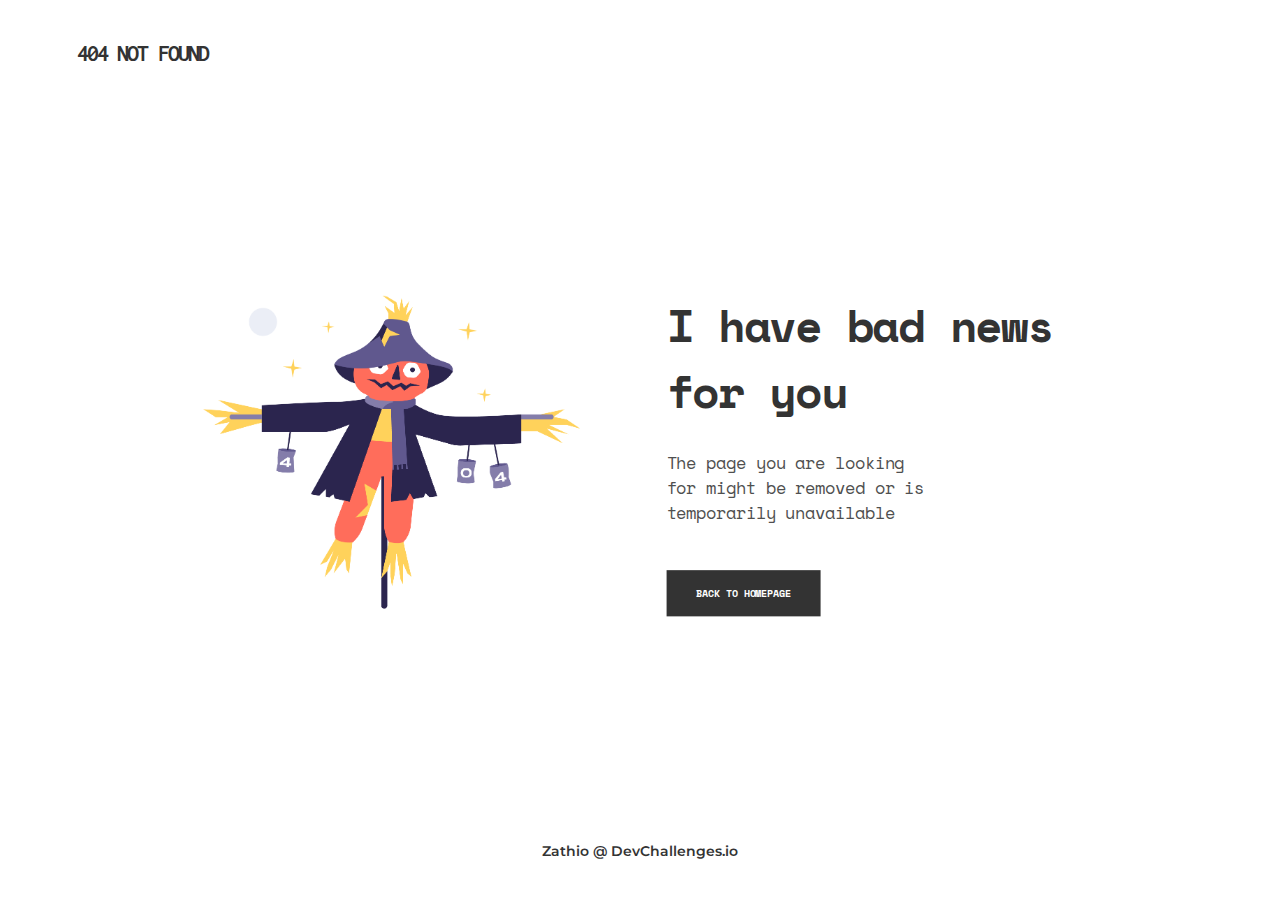
<file: responsive-path/404-not-found/index.html>
<!DOCTYPE html>
<html lang="en">
<head>
    <meta charset="UTF-8">
    <meta name="viewport" content="width=device-width, initial-scale=1.0">
    <title>404 Not Found</title>
    <link href="https://fonts.googleapis.com/css2?family=Inconsolata:wght@700&family=Montserrat:wght@600&family=Space+Mono:wght@400;700&display=swap" rel="stylesheet">
    <link rel="shortcut icon" href="images/devchallenges.png" type="image/x-icon">
    <link rel="stylesheet" href="style.css">
</head>
<body>
    <header class="header">
        <h3 class="logo">404 Not found</h3>
    </header>
    <div class="container">
        <div class="illustration">
            <img src="images/Scarecrow.png" alt="scarecrow illustration">
        </div>
        <main class="main">
            <h1 class="title">I have bad news for you</h1>
            <h2 class="infos">The page you are looking for might be removed or is temporarily unavailable</h2>
            <a href="#" class="button-homepage">Back to homepage</a>
        </main>
    </div>
    <footer class="footer">
        <a href="https://devchallenges.io/profile/6esbzxPoQOt0mlnWBNoT" class="dev-challenges-profile">Zathio @ DevChallenges.io</a>
    </footer>
</body>
</html>
</file>
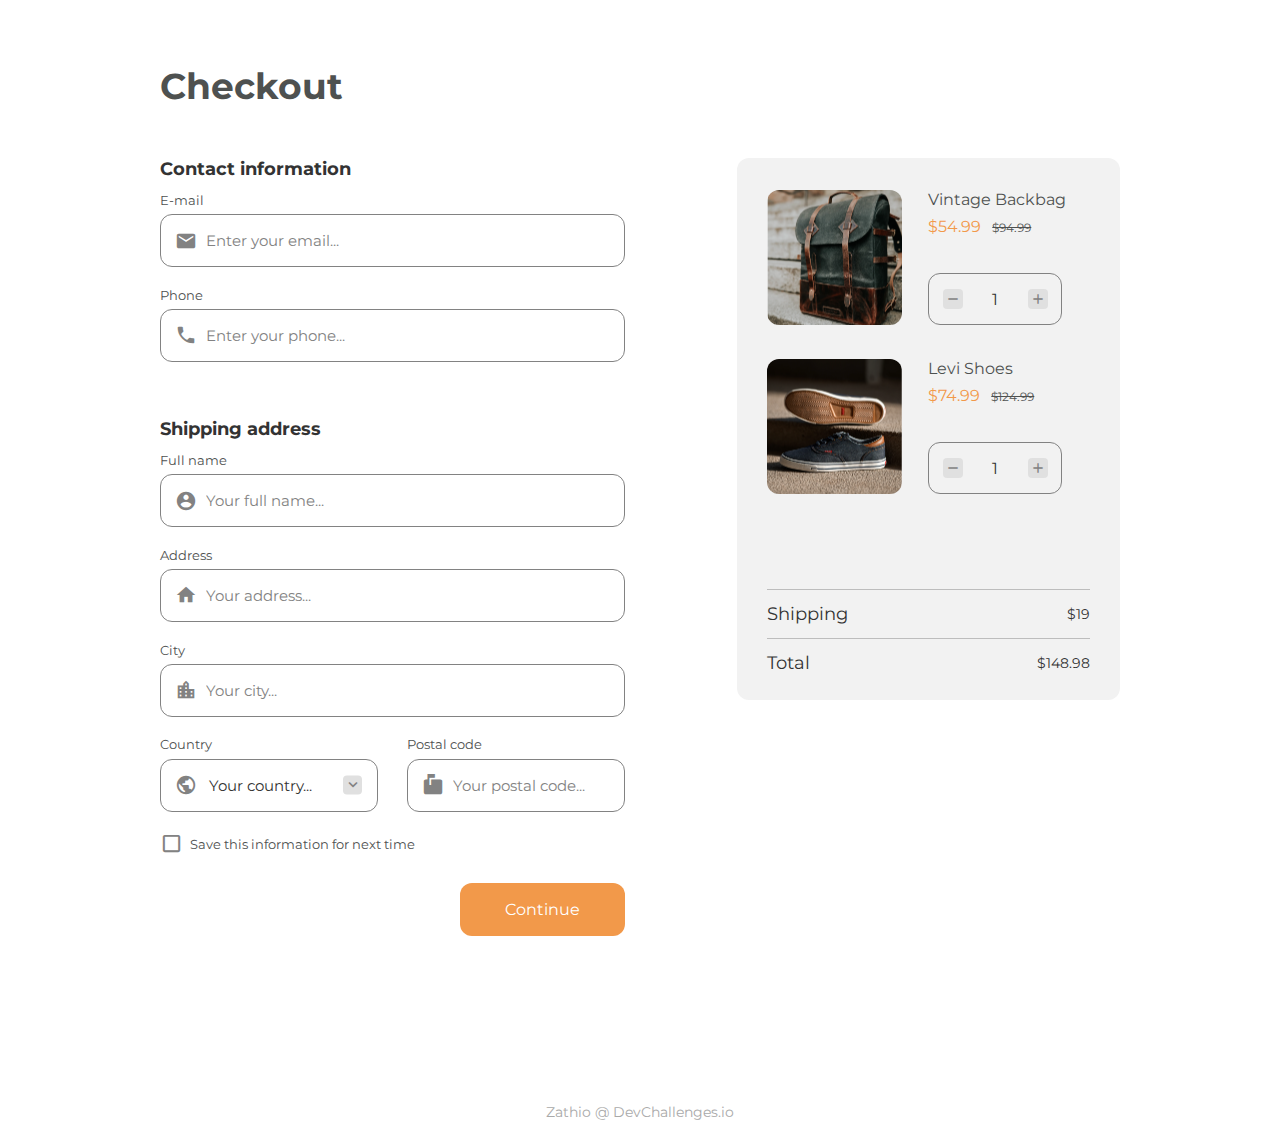
<file: responsive-path/checkout-page/index.html>
<!DOCTYPE html>
<html lang="en">
<head>
  <meta charset="UTF-8">
  <meta name="viewport" content="width=device-width, initial-scale=1.0">
  <title>Checkout Page</title>
  <link href="https://fonts.googleapis.com/icon?family=Material+Icons" rel="stylesheet">
  <link href="https://fonts.googleapis.com/css2?family=Montserrat:wght@600&display=swap" rel="stylesheet">
  <link rel="shortcut icon" href="./img/devchallenges.png" type="image/x-icon">
  <link rel="stylesheet" href="./css/main.css">
</head>
<body>
  <div class="wrapper">
    <h1 class="page-title">Checkout</h1>
    <main class="main">
      <div class="order-preview">
        <div class="order-item grid g-col-2 g-row-2">
          <div class="item-image r-span-2">
            <img src="./img/photo1.png" alt="Order photo" width="140px">
          </div>
          <div class="item-infos">
            <p class="item-name">Vintage Backbag</p>
            <span class="item-price js-item-price" data-price="54.99">$54.99</span>
            <s class="item-old-price js-item-old-price" data-price="94.99">$94.99</s>
          </div>
          <div class="item-quantity-box flex ai-c as-fe jc-sb">
            <span class="material-icons icon icon-btn js-quantity-btn" data-type="-">remove</span>
            <span class="item-quantity js-quantity-output" data-quantity="1">1</span>
            <span class="material-icons icon icon-btn js-quantity-btn" data-type="+">add</span>
          </div>
        </div>
        <div class="order-item grid g-col-2 g-row-2">
          <div class="item-image r-span-2">
            <img src="./img/photo2.png" alt="Order photo" width="140px">
          </div>
          <div class="item-infos">
            <p class="item-name">Levi Shoes</p>
            <span class="item-price js-item-price" data-price="74.99">$74.99</span>
            <s class="item-old-price js-item-old-price" data-price="124.99">$124.99</s>
          </div>
          <div class="item-quantity-box flex ai-c as-fe jc-sb">
            <span class="material-icons icon icon-btn js-quantity-btn" data-type="-">remove</span>
            <span class="item-quantity js-quantity-output" data-quantity="1">1</span>
            <span class="material-icons icon icon-btn js-quantity-btn" data-type="+">add</span>
          </div>
        </div>
        <div class="order-infos">
          <div class="order-info flex ai-c jc-sb">
            <p class="order-info-name">Shipping</p>
            <p class="order-info-value js-shipping-price" data-price="19">$19</p>
          </div>
          <div class="order-info flex ai-c jc-sb">
            <p class="order-info-name">Total</p>
            <p class="order-info-value js-total-output">$148.98</p>
          </div>
        </div>
      </div>
      <form action="submit" class="form js-form">
        <div class="form-section">
          <h2 class="form-section-title">Contact information</h2>
          <div class="input-container js-input-ctn">
            <label for="email" class="label">E-mail</label>
            <div class="input-box">
              <input type="email" name="email" id="email" class="input js-verify-input" placeholder="Enter your email...">
              <span class="material-icons icon">email</span>
              <span class="material-icons icon icon-validation"></span>
            </div>
          </div>
          <div class="input-container js-input-ctn">
            <label for="tel" class="label">Phone</label>
            <div class="input-box">
              <input type="tel" name="tel" id="tel" class="input js-verify-input" placeholder="Enter your phone..." maxlength="12">
              <span class="material-icons icon">phone</span>
              <span class="material-icons icon icon-validation"></span>
            </div>
          </div>
        </div>
        <div class="form-section grid g-col-2">
          <h2 class="form-section-title c-span-2">Shipping address</h2>
          <div class="input-container js-input-ctn c-span-2">
            <label for="name" class="label">Full name</label>
            <div class="input-box">
              <input type="text" name="name" id="name" class="input js-verify-input" placeholder="Your full name...">
              <span class="material-icons icon">account_circle</span>
              <span class="material-icons icon icon-validation"></span>
            </div>
          </div>
          <div class="input-container js-input-ctn c-span-2">
            <label for="address" class="label">Address</label>
            <div class="input-box">
              <input type="text" name="adress" id="address" class="input js-verify-input" placeholder="Your address...">
              <span class="material-icons icon">home</span>
              <span class="material-icons icon icon-validation"></span>
            </div>
          </div>
          <div class="input-container js-input-ctn c-span-2">
            <label for="city" class="label">City</label>
            <div class="input-box">
              <input type="text" name="city" id="city" class="input js-verify-input" placeholder="Your city...">
              <span class="material-icons icon">location_city</span>
              <span class="material-icons icon icon-validation"></span>
            </div>
          </div>
          <div class="input-container js-input-ctn">
            <label for="country" class="label">Country</label>
            <div class="input-box select-country">
              <select name="country" id="country" class="input js-verify-input">
                <option value="" selected disabled hidden>Your country...</option>
                <option value="Afganistan">Afghanistan</option>
                <option value="Albania">Albania</option>
                <option value="Algeria">Algeria</option>
                <option value="American Samoa">American Samoa</option>
                <option value="Andorra">Andorra</option>
                <option value="Angola">Angola</option>
                <option value="Anguilla">Anguilla</option>
                <option value="Antigua & Barbuda">Antigua & Barbuda</option>
                <option value="Argentina">Argentina</option>
                <option value="Armenia">Armenia</option>
                <option value="Aruba">Aruba</option>
                <option value="Australia">Australia</option>
                <option value="Austria">Austria</option>
                <option value="Azerbaijan">Azerbaijan</option>
                <option value="Bahamas">Bahamas</option>
                <option value="Bahrain">Bahrain</option>
                <option value="Bangladesh">Bangladesh</option>
                <option value="Barbados">Barbados</option>
                <option value="Belarus">Belarus</option>
                <option value="Belgium">Belgium</option>
                <option value="Belize">Belize</option>
                <option value="Benin">Benin</option>
                <option value="Bermuda">Bermuda</option>
                <option value="Bhutan">Bhutan</option>
                <option value="Bolivia">Bolivia</option>
                <option value="Bonaire">Bonaire</option>
                <option value="Bosnia & Herzegovina">Bosnia & Herzegovina</option>
                <option value="Botswana">Botswana</option>
                <option value="Brazil">Brazil</option>
                <option value="British Indian Ocean Ter">British Indian Ocean Ter</option>
                <option value="Brunei">Brunei</option>
                <option value="Bulgaria">Bulgaria</option>
                <option value="Burkina Faso">Burkina Faso</option>
                <option value="Burundi">Burundi</option>
                <option value="Cambodia">Cambodia</option>
                <option value="Cameroon">Cameroon</option>
                <option value="Canada">Canada</option>
                <option value="Canary Islands">Canary Islands</option>
                <option value="Cape Verde">Cape Verde</option>
                <option value="Cayman Islands">Cayman Islands</option>
                <option value="Central African Republic">Central African Republic</option>
                <option value="Chad">Chad</option>
                <option value="Channel Islands">Channel Islands</option>
                <option value="Chile">Chile</option>
                <option value="China">China</option>
                <option value="Christmas Island">Christmas Island</option>
                <option value="Cocos Island">Cocos Island</option>
                <option value="Colombia">Colombia</option>
                <option value="Comoros">Comoros</option>
                <option value="Congo">Congo</option>
                <option value="Cook Islands">Cook Islands</option>
                <option value="Costa Rica">Costa Rica</option>
                <option value="Cote DIvoire">Cote DIvoire</option>
                <option value="Croatia">Croatia</option>
                <option value="Cuba">Cuba</option>
                <option value="Curaco">Curacao</option>
                <option value="Cyprus">Cyprus</option>
                <option value="Czech Republic">Czech Republic</option>
                <option value="Denmark">Denmark</option>
                <option value="Djibouti">Djibouti</option>
                <option value="Dominica">Dominica</option>
                <option value="Dominican Republic">Dominican Republic</option>
                <option value="East Timor">East Timor</option>
                <option value="Ecuador">Ecuador</option>
                <option value="Egypt">Egypt</option>
                <option value="El Salvador">El Salvador</option>
                <option value="Equatorial Guinea">Equatorial Guinea</option>
                <option value="Eritrea">Eritrea</option>
                <option value="Estonia">Estonia</option>
                <option value="Ethiopia">Ethiopia</option>
                <option value="Falkland Islands">Falkland Islands</option>
                <option value="Faroe Islands">Faroe Islands</option>
                <option value="Fiji">Fiji</option>
                <option value="Finland">Finland</option>
                <option value="France">France</option>
                <option value="French Guiana">French Guiana</option>
                <option value="French Polynesia">French Polynesia</option>
                <option value="French Southern Ter">French Southern Ter</option>
                <option value="Gabon">Gabon</option>
                <option value="Gambia">Gambia</option>
                <option value="Georgia">Georgia</option>
                <option value="Germany">Germany</option>
                <option value="Ghana">Ghana</option>
                <option value="Gibraltar">Gibraltar</option>
                <option value="Great Britain">Great Britain</option>
                <option value="Greece">Greece</option>
                <option value="Greenland">Greenland</option>
                <option value="Grenada">Grenada</option>
                <option value="Guadeloupe">Guadeloupe</option>
                <option value="Guam">Guam</option>
                <option value="Guatemala">Guatemala</option>
                <option value="Guinea">Guinea</option>
                <option value="Guyana">Guyana</option>
                <option value="Haiti">Haiti</option>
                <option value="Hawaii">Hawaii</option>
                <option value="Honduras">Honduras</option>
                <option value="Hong Kong">Hong Kong</option>
                <option value="Hungary">Hungary</option>
                <option value="Iceland">Iceland</option>
                <option value="Indonesia">Indonesia</option>
                <option value="India">India</option>
                <option value="Iran">Iran</option>
                <option value="Iraq">Iraq</option>
                <option value="Ireland">Ireland</option>
                <option value="Isle of Man">Isle of Man</option>
                <option value="Israel">Israel</option>
                <option value="Italy">Italy</option>
                <option value="Jamaica">Jamaica</option>
                <option value="Japan">Japan</option>
                <option value="Jordan">Jordan</option>
                <option value="Kazakhstan">Kazakhstan</option>
                <option value="Kenya">Kenya</option>
                <option value="Kiribati">Kiribati</option>
                <option value="Korea North">Korea North</option>
                <option value="Korea Sout">Korea South</option>
                <option value="Kuwait">Kuwait</option>
                <option value="Kyrgyzstan">Kyrgyzstan</option>
                <option value="Laos">Laos</option>
                <option value="Latvia">Latvia</option>
                <option value="Lebanon">Lebanon</option>
                <option value="Lesotho">Lesotho</option>
                <option value="Liberia">Liberia</option>
                <option value="Libya">Libya</option>
                <option value="Liechtenstein">Liechtenstein</option>
                <option value="Lithuania">Lithuania</option>
                <option value="Luxembourg">Luxembourg</option>
                <option value="Macau">Macau</option>
                <option value="Macedonia">Macedonia</option>
                <option value="Madagascar">Madagascar</option>
                <option value="Malaysia">Malaysia</option>
                <option value="Malawi">Malawi</option>
                <option value="Maldives">Maldives</option>
                <option value="Mali">Mali</option>
                <option value="Malta">Malta</option>
                <option value="Marshall Islands">Marshall Islands</option>
                <option value="Martinique">Martinique</option>
                <option value="Mauritania">Mauritania</option>
                <option value="Mauritius">Mauritius</option>
                <option value="Mayotte">Mayotte</option>
                <option value="Mexico">Mexico</option>
                <option value="Midway Islands">Midway Islands</option>
                <option value="Moldova">Moldova</option>
                <option value="Monaco">Monaco</option>
                <option value="Mongolia">Mongolia</option>
                <option value="Montserrat">Montserrat</option>
                <option value="Morocco">Morocco</option>
                <option value="Mozambique">Mozambique</option>
                <option value="Myanmar">Myanmar</option>
                <option value="Nambia">Nambia</option>
                <option value="Nauru">Nauru</option>
                <option value="Nepal">Nepal</option>
                <option value="Netherland Antilles">Netherland Antilles</option>
                <option value="Netherlands">Netherlands (Holland, Europe)</option>
                <option value="Nevis">Nevis</option>
                <option value="New Caledonia">New Caledonia</option>
                <option value="New Zealand">New Zealand</option>
                <option value="Nicaragua">Nicaragua</option>
                <option value="Niger">Niger</option>
                <option value="Nigeria">Nigeria</option>
                <option value="Niue">Niue</option>
                <option value="Norfolk Island">Norfolk Island</option>
                <option value="Norway">Norway</option>
                <option value="Oman">Oman</option>
                <option value="Pakistan">Pakistan</option>
                <option value="Palau Island">Palau Island</option>
                <option value="Palestine">Palestine</option>
                <option value="Panama">Panama</option>
                <option value="Papua New Guinea">Papua New Guinea</option>
                <option value="Paraguay">Paraguay</option>
                <option value="Peru">Peru</option>
                <option value="Phillipines">Philippines</option>
                <option value="Pitcairn Island">Pitcairn Island</option>
                <option value="Poland">Poland</option>
                <option value="Portugal">Portugal</option>
                <option value="Puerto Rico">Puerto Rico</option>
                <option value="Qatar">Qatar</option>
                <option value="Republic of Montenegro">Republic of Montenegro</option>
                <option value="Republic of Serbia">Republic of Serbia</option>
                <option value="Reunion">Reunion</option>
                <option value="Romania">Romania</option>
                <option value="Russia">Russia</option>
                <option value="Rwanda">Rwanda</option>
                <option value="St Barthelemy">St Barthelemy</option>
                <option value="St Eustatius">St Eustatius</option>
                <option value="St Helena">St Helena</option>
                <option value="St Kitts-Nevis">St Kitts-Nevis</option>
                <option value="St Lucia">St Lucia</option>
                <option value="St Maarten">St Maarten</option>
                <option value="St Pierre & Miquelon">St Pierre & Miquelon</option>
                <option value="St Vincent & Grenadines">St Vincent & Grenadines</option>
                <option value="Saipan">Saipan</option>
                <option value="Samoa">Samoa</option>
                <option value="Samoa American">Samoa American</option>
                <option value="San Marino">San Marino</option>
                <option value="Sao Tome & Principe">Sao Tome & Principe</option>
                <option value="Saudi Arabia">Saudi Arabia</option>
                <option value="Senegal">Senegal</option>
                <option value="Seychelles">Seychelles</option>
                <option value="Sierra Leone">Sierra Leone</option>
                <option value="Singapore">Singapore</option>
                <option value="Slovakia">Slovakia</option>
                <option value="Slovenia">Slovenia</option>
                <option value="Solomon Islands">Solomon Islands</option>
                <option value="Somalia">Somalia</option>
                <option value="South Africa">South Africa</option>
                <option value="Spain">Spain</option>
                <option value="Sri Lanka">Sri Lanka</option>
                <option value="Sudan">Sudan</option>
                <option value="Suriname">Suriname</option>
                <option value="Swaziland">Swaziland</option>
                <option value="Sweden">Sweden</option>
                <option value="Switzerland">Switzerland</option>
                <option value="Syria">Syria</option>
                <option value="Tahiti">Tahiti</option>
                <option value="Taiwan">Taiwan</option>
                <option value="Tajikistan">Tajikistan</option>
                <option value="Tanzania">Tanzania</option>
                <option value="Thailand">Thailand</option>
                <option value="Togo">Togo</option>
                <option value="Tokelau">Tokelau</option>
                <option value="Tonga">Tonga</option>
                <option value="Trinidad & Tobago">Trinidad & Tobago</option>
                <option value="Tunisia">Tunisia</option>
                <option value="Turkey">Turkey</option>
                <option value="Turkmenistan">Turkmenistan</option>
                <option value="Turks & Caicos Is">Turks & Caicos Is</option>
                <option value="Tuvalu">Tuvalu</option>
                <option value="Uganda">Uganda</option>
                <option value="United Kingdom">United Kingdom</option>
                <option value="Ukraine">Ukraine</option>
                <option value="United Arab Erimates">United Arab Emirates</option>
                <option value="United States of America">United States of America</option>
                <option value="Uraguay">Uruguay</option>
                <option value="Uzbekistan">Uzbekistan</option>
                <option value="Vanuatu">Vanuatu</option>
                <option value="Vatican City State">Vatican City State</option>
                <option value="Venezuela">Venezuela</option>
                <option value="Vietnam">Vietnam</option>
                <option value="Virgin Islands (Brit)">Virgin Islands (Brit)</option>
                <option value="Virgin Islands (USA)">Virgin Islands (USA)</option>
                <option value="Wake Island">Wake Island</option>
                <option value="Wallis & Futana Is">Wallis & Futana Is</option>
                <option value="Yemen">Yemen</option>
                <option value="Zaire">Zaire</option>
                <option value="Zambia">Zambia</option>
                <option value="Zimbabwe">Zimbabwe</option>
              </select>
              <span class="material-icons icon">public</span>
              <span class="material-icons icon icon-validation"></span>
              <span class="material-icons icon icon-btn icon-select"></span>
            </div>
          </div>
          <div class="input-container js-input-ctn">
            <label for="postal-code" class="label">Postal code</label>
            <div class="input-box">
              <input type="text" name="postal-code" id="postal-code" class="input js-verify-input" placeholder="Your postal code...">
              <span class="material-icons icon">markunread_mailbox</span>
              <span class="material-icons icon icon-validation"></span>
            </div>
          </div>
          <div class="input-container js-input-ctn c-span-2">
            <label for="save" class="label input-box checkbox">Save this information for next time
              <input type="checkbox" name="save" id="save" class="input">
              <span class="material-icons icon custom-checkbox"></span>
            </label>
          </div>
        </div>
        <button class="button">Continue</button>
      </form>
    </main>
  </div>
  <footer class="footer">
		<a href="https://devchallenges.io/profile/6esbzxPoQOt0mlnWBNoT" class="dev-challenges-profile">Zathio @ DevChallenges.io</a>
  </footer>
  <script src="./js/script.js"></script>
</body>
</html>
</file>
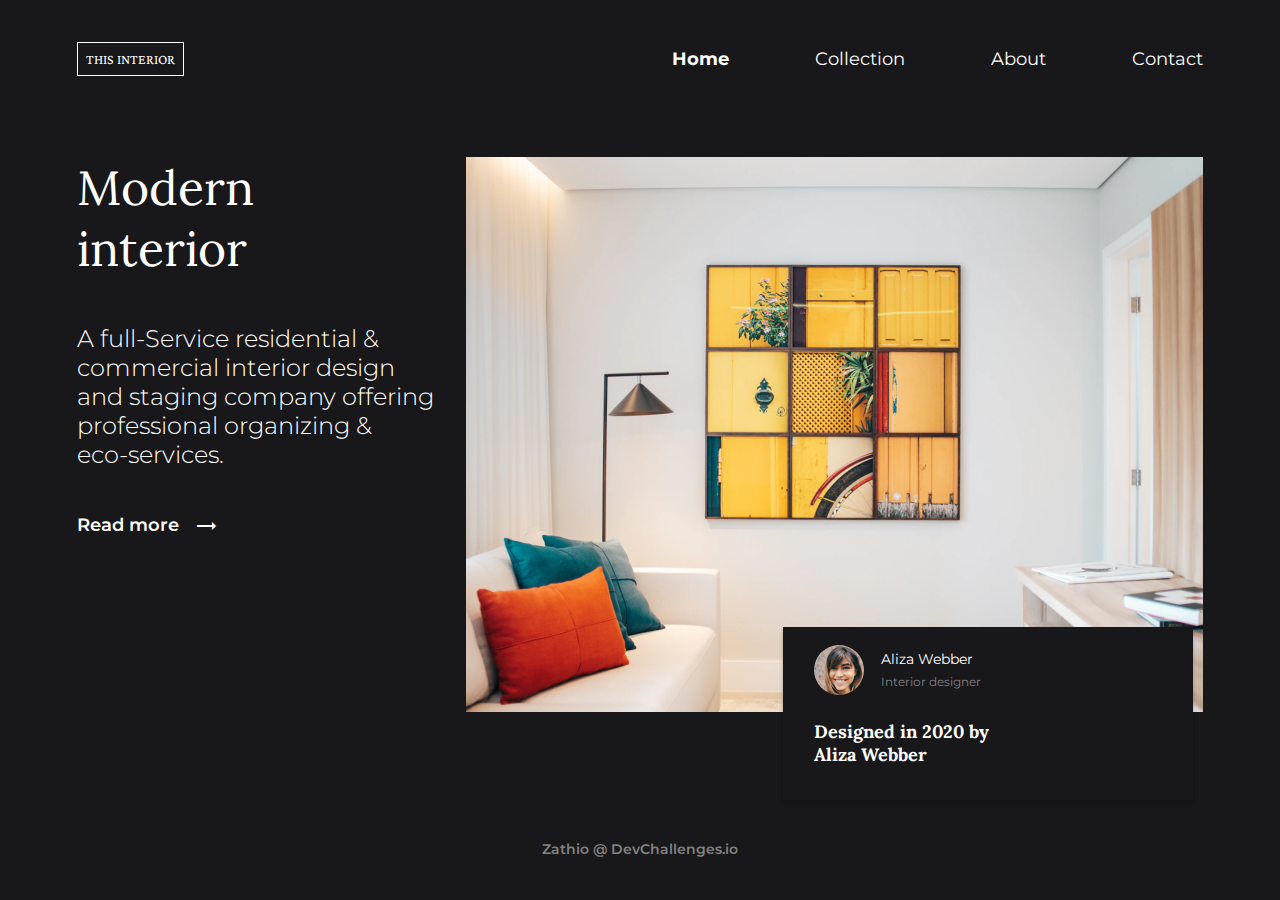
<file: responsive-path/interior-consultant/index.html>
<!DOCTYPE html>
<html lang="en">
<head>
	<meta charset="UTF-8">
	<meta name="viewport" content="width=device-width, initial-scale=1.0">
	<title>Interior Consultant</title>
	<link href="https://fonts.googleapis.com/css2?family=Crimson+Pro:wght@200&family=Lora:wght@400;700&family=Montserrat:wght@300;500;600;700&display=swap" rel="stylesheet">
	<link href="https://fonts.googleapis.com/icon?family=Material+Icons" rel="stylesheet">
	<link rel="shortcut icon" href="./img/devchallenges.png" type="image/x-icon">
	<link rel="stylesheet" href="./css/main.css">
</head>
<body class="flex fd-c jc-sb">
	<header class="header wrapper flex ai-c jc-sb">
		<a href="#" class="logo">This Interior</a>
		<span class="material-icons menu-button js-toggle-menu">menu</span>
		<nav class="nav js-menu">
			<span class="material-icons menu-button js-toggle-menu">close</span>
			<ul class="nav-list">
				<li><a href="#" class="list-item link active">Home</a></li>
				<li><a href="#" class="list-item link">Collection</a></li>
				<li><a href="#" class="list-item link">About</a></li>
				<li><a href="#" class="list-item link">Contact</a></li>
			</ul>
		</nav>
	</header>
	<main class="main wrapper">
		<div class="presentation-box">
			<h1 class="title">Modern interior</h1>
			<p class="desc">A full-Service residential & commercial interior design and staging company offering professional organizing & eco‑services.</p>
			<a href="#" class="more-btn link">Read more<span class="material-icons icon">trending_flat</span></a>
		</div>
		<div class="photo-box">
			<div class="img-photo-box">
				<img src="./img/photo1.png" alt="Interior decoration exemple">
			</div>
			<div class="author-box">
				<div class="profile-overview flex">
					<div class="img-box">
						<img src="./img/photo2.png" alt="profile picture">
					</div>
					<div class="author-infos flex fd-c jc-sb">
						<p class="author-name">Aliza Webber</p>
						<p class="author-job">Interior designer</p>
					</div>
				</div>
				<p class="author-title">Designed in 2020 by Aliza Webber</p>
			</div>
		</div>
	</main>
	<footer class="footer wrapper">
		<a href="https://devchallenges.io/profile/6esbzxPoQOt0mlnWBNoT" class="dev-challenges-profile link">Zathio @ DevChallenges.io</a>
	</footer>
	<script src="./js/script.js"></script>
</body>
</html>
</file>
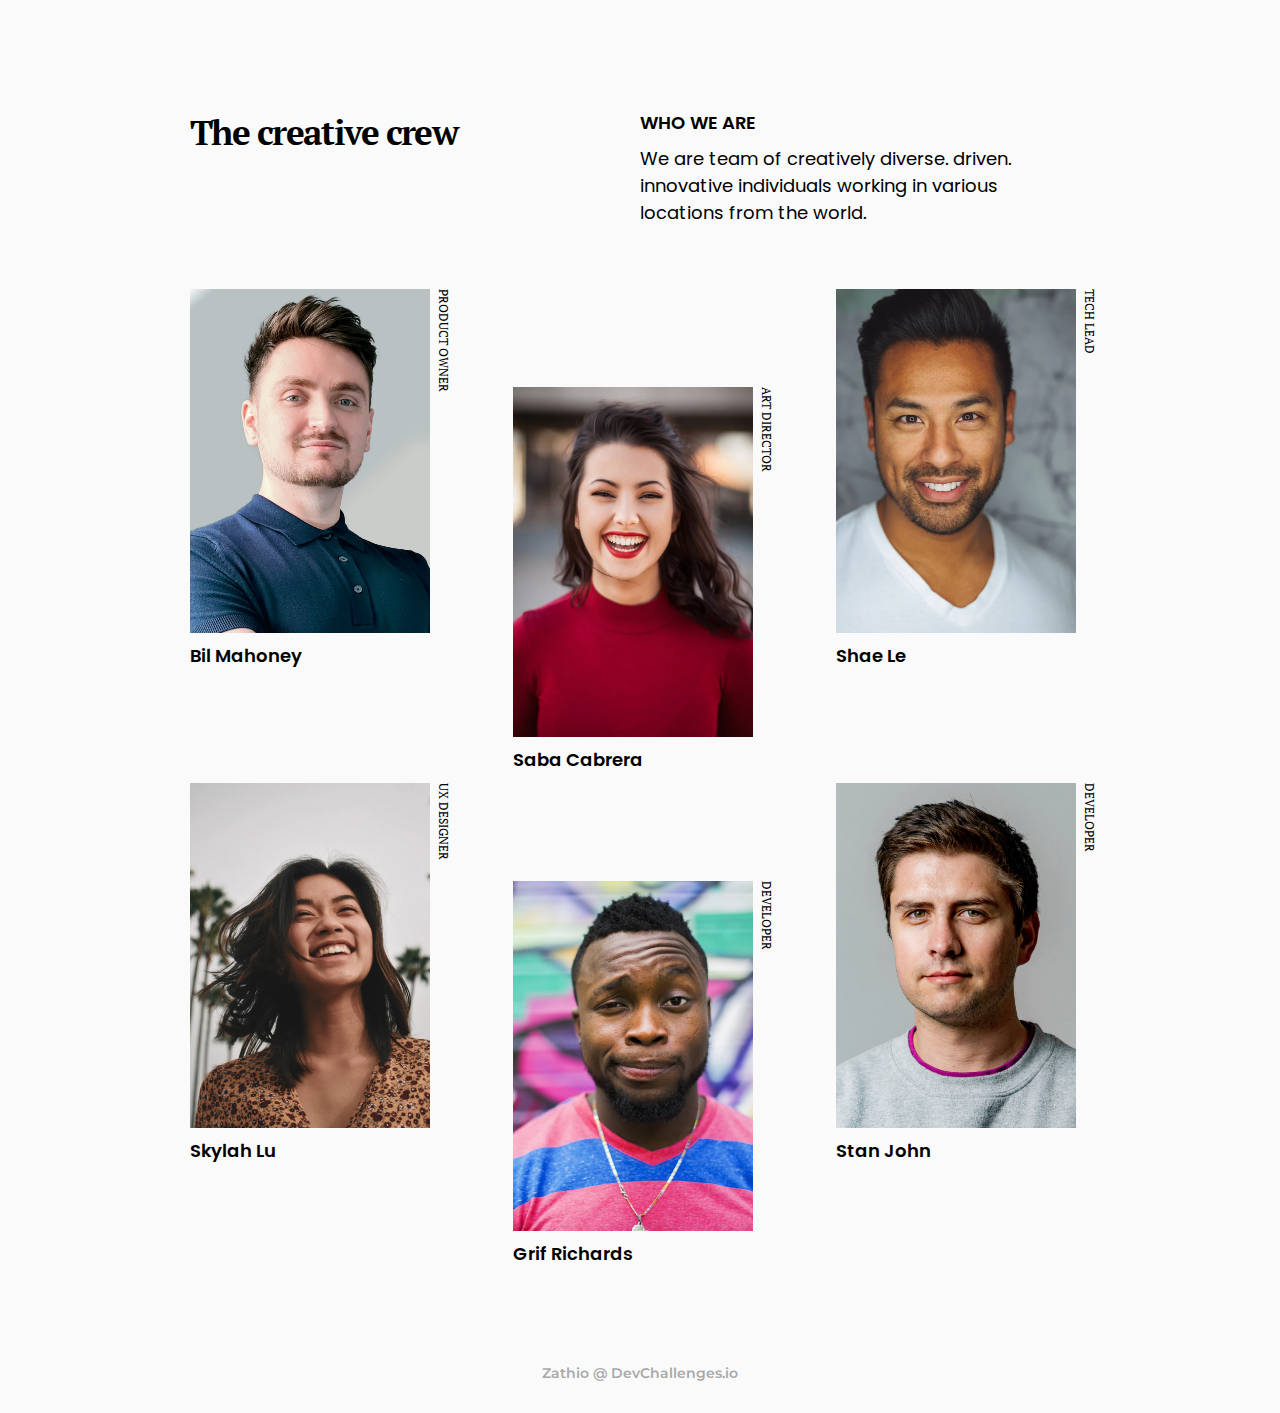
<file: responsive-path/my-team-page/index.html>
<!DOCTYPE html>
<html lang="en">
<head>
    <meta charset="UTF-8">
    <meta name="viewport" content="width=device-width, initial-scale=1.0">
    <title>Team page</title>
    <link href="https://fonts.googleapis.com/css2?family=Montserrat:wght@600&family=PT+Serif:wght@400;700&family=Poppins:wght@400;600&display=swap" rel="stylesheet">
    <link rel="shortcut icon" href="img/devchallenges.png" type="image/x-icon">
    <link rel="stylesheet" href="css/main.css">
</head>
<body>
    <div class="presentation-box">
        <h1 class="title">The creative crew</h1>
        <div class="subtitle-box">
            <h2 class="subtitle">Who we are</h2>
            <p class="team-presentation">We are team of creatively diverse. driven. innovative individuals working in various locations from the world.</p>
        </div>
    </div>
    <main class="flex-container">
        <div class="member">
            <img src="img/photo1.png" alt="member portrait" class="member-portrait">
            <span class="member-job">Product owner</span>
            <p class="member-name">Bil Mahoney</p>
        </div>
        <div class="member">
            <img src="img/photo2.png" alt="member portrait" class="member-portrait">
            <span class="member-job">Art director</span>
            <p class="member-name">Saba Cabrera</p>
        </div>
        <div class="member">
            <img src="img/photo3.png" alt="member portrait" class="member-portrait">
            <span class="member-job">Tech lead</span>
            <p class="member-name">Shae Le</p>
        </div>
        <div class="member">
            <img src="img/photo4.png" alt="member portrait" class="member-portrait">
            <span class="member-job">Ux designer</span>
            <p class="member-name">Skylah Lu</p>
        </div>
        <div class="member">
            <img src="img/photo5.png" alt="member portrait" class="member-portrait">
            <span class="member-job">Developer</span>
            <p class="member-name">Grif Richards</p>
        </div>
        <div class="member">
            <img src="img/photo6.png" alt="member portrait" class="member-portrait">
            <span class="member-job">Developer</span>
            <p class="member-name">Stan John</p>
        </div>
    </main>
    <div class="end-footer"></div>
    <footer class="footer">
        <a href="https://devchallenges.io/profile/6esbzxPoQOt0mlnWBNoT" class="dev-challenges-profile">Zathio @ DevChallenges.io</a>
    </footer>
</body>
</html>
</file>
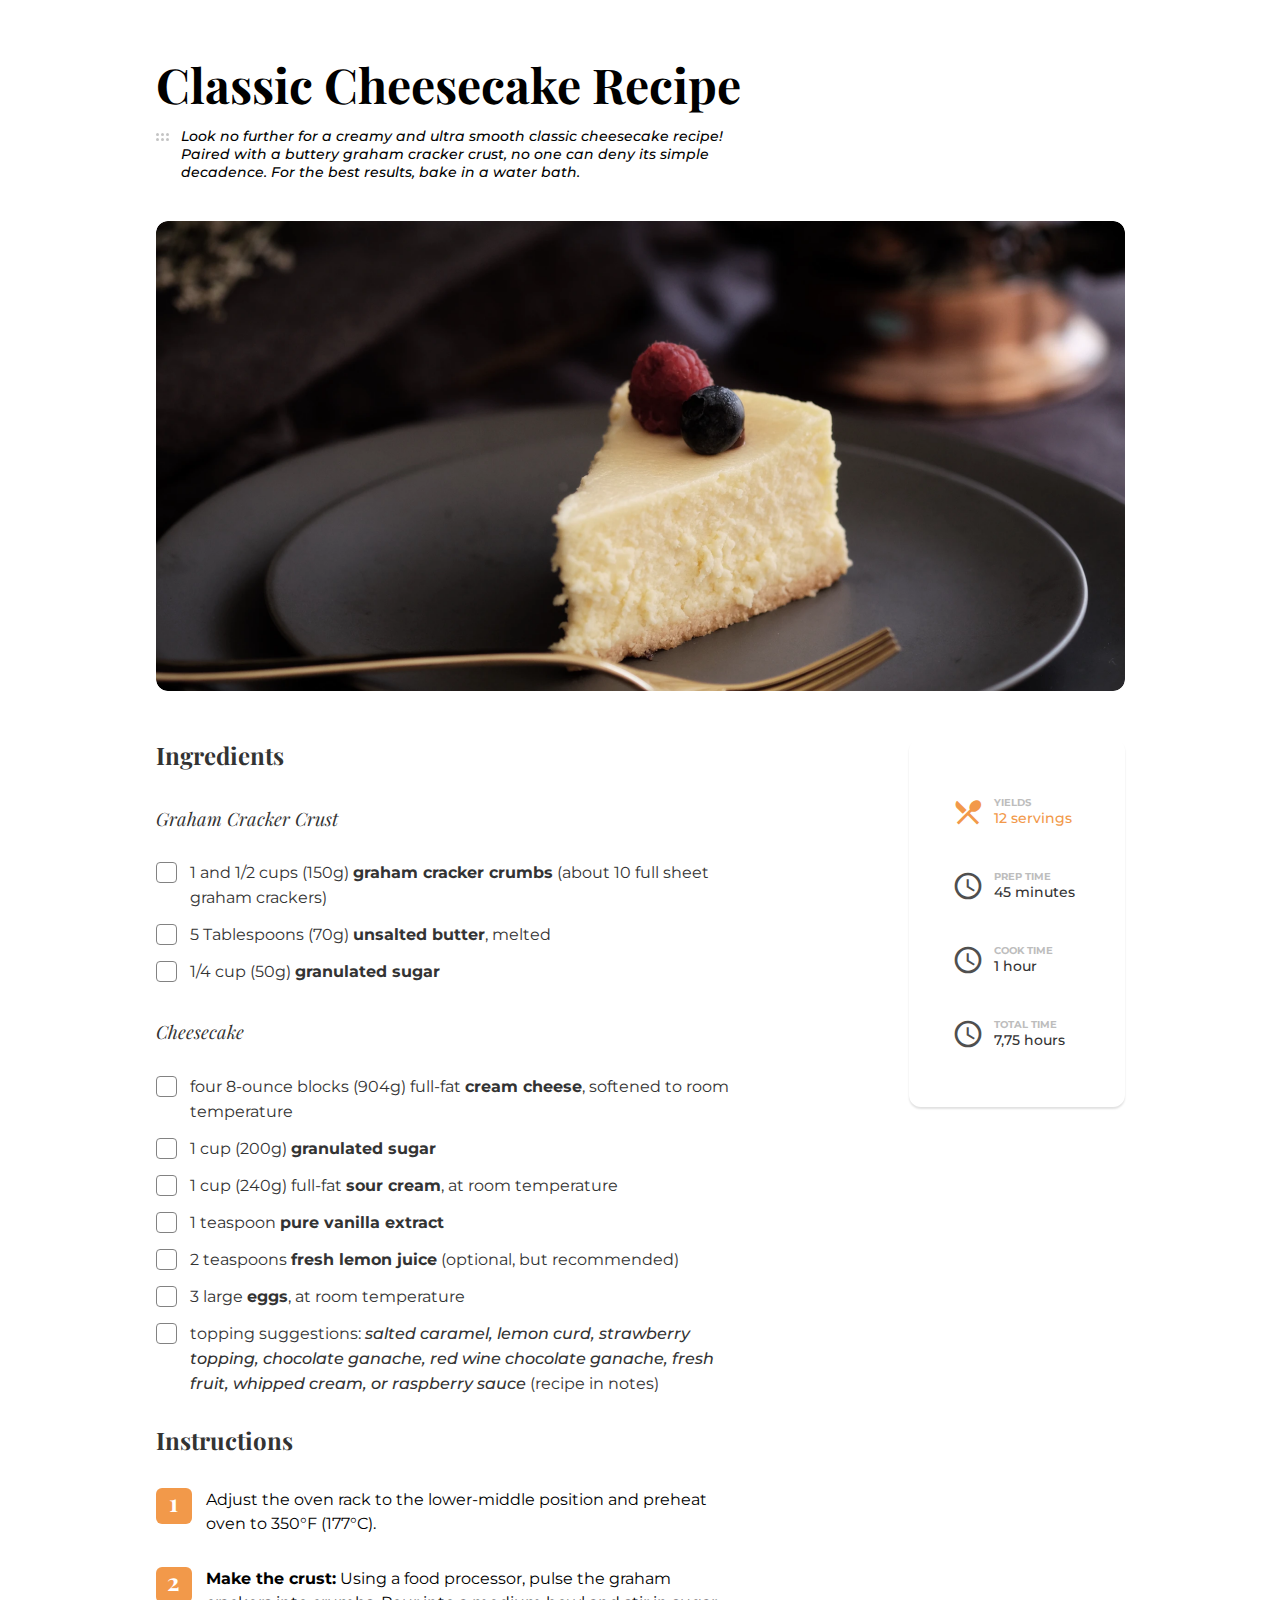
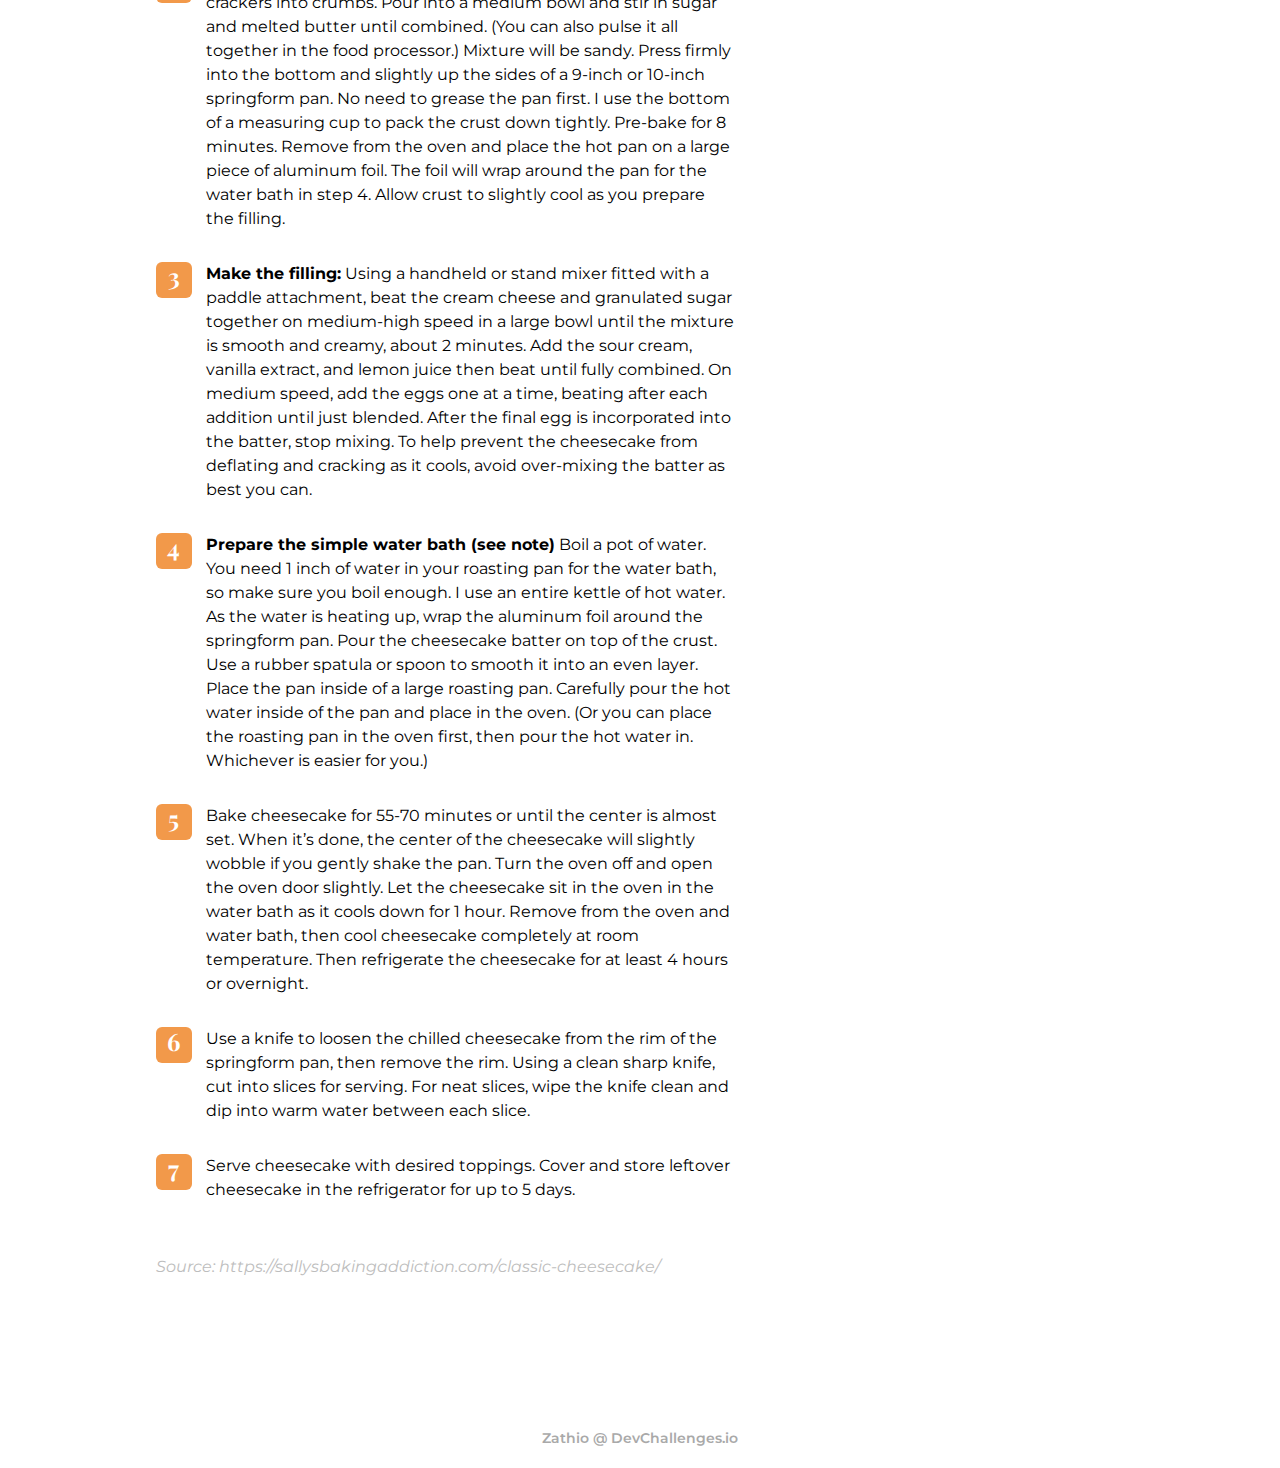
<file: responsive-path/recipe-page/index.html>
<!DOCTYPE html>
<html lang="en">
<head>
  <meta charset="UTF-8">
  <meta name="viewport" content="width=device-width, initial-scale=1.0">
  <title>Recipe page</title>
  <link href="https://fonts.googleapis.com/icon?family=Material+Icons" rel="stylesheet">
  <link href="https://fonts.googleapis.com/css2?family=Montserrat:ital,wght@0,400;0,500;0,600;0,700;1,400;1,500&family=Playfair+Display:ital,wght@0,400;0,700;1,400&display=swap" rel="stylesheet">
  <link rel="shortcut icon" href="./img/devchallenges.png" type="image/x-icon">
  <link rel="stylesheet" href="./css/main.css">
</head>
<body>
  <header>
    <h1 class="title">Classic Cheesecake Recipe</h1>
    <p class="recipe-description">Look no further for a creamy and ultra smooth classic cheesecake recipe! Paired with a buttery graham cracker crust, no one can deny its simple decadence. For the best results, bake in a water bath.</p>
  </header>
  <main>
    <div class="result-photo">
      <img src="./img/photo1.png" alt="Recipe">
    </div>
    <div class="recipe-infos-box">
      <div class="info-category">
        <div class="recipe-info">
          <span class="material-icons info-icon">local_dining</span>
          <p class="info-name">Yields</p>
          <p class="info-value">12 servings</p>
        </div>
      </div>
      <div class="info-category flex jc-sb">
        <div class="recipe-info">
          <span class="material-icons info-icon r-span-2">schedule</span>
          <p class="info-name">Prep time</p>
          <p class="info-value"><time datetime="PT45M">45 minutes</time></p>
        </div>
        <div class="recipe-info">
          <span class="material-icons info-icon">schedule</span>
          <p class="info-name">Cook time</p>
          <p class="info-value"><time datetime="PT1H">1 hour</time></p>
        </div>
        <div class="recipe-info">
          <span class="material-icons info-icon">schedule</span>
          <p class="info-name">Total time</p>
          <p class="info-value"><time datetime="PT7H45M">7,75 hours</time></p>
        </div>
      </div>
    </div>
    <div class="box ingredients-box">
      <h2 class="title">Ingredients</h2>
      <div class="element-box">
        <h3 class="title">Graham Cracker Crust</h3>
        <ul class="list">
          <li class="list-item">
            <label for="li-1" class="checkbox-box">1 and 1/2 cups (150g) <strong>graham cracker crumbs</strong> (about 10 full sheet graham crackers)
              <input type="checkbox" name="ingredient" id="li-1">
              <svg viewBox="0 0 21 21" class="custom-checkbox">
                <polyline class="check" points="4,11 8,15 17,6" />
              </svg>
            </label>
          </li>
          <li class="list-item">
            <label for="li-2" class="checkbox-box">5 Tablespoons (70g) <strong>unsalted butter</strong>, melted
              <input type="checkbox" name="ingredient" id="li-2">
              <svg viewBox="0 0 21 21" class="custom-checkbox">
                <polyline class="check" points="4,11 8,15 17,6" />
              </svg>
            </label>
          </li>
          <li class="list-item">
            <label for="li-3" class="checkbox-box">1/4 cup (50g) <strong>granulated sugar</strong>
              <input type="checkbox" name="ingredient" id="li-3">
              <svg viewBox="0 0 21 21" class="custom-checkbox">
                <polyline class="check" points="4,11 8,15 17,6" />
              </svg>
            </label>
          </li>
        </ul>
      </div>
      <div class="element-box">
        <h3 class="title">Cheesecake</h3>
        <ul class="list">
          <li class="list-item">
            <label for="li-4" class="checkbox-box">four 8-ounce blocks (904g) full-fat <strong>cream cheese</strong>, softened to room temperature
              <input type="checkbox" name="ingredient" id="li-4">
              <svg viewBox="0 0 21 21" class="custom-checkbox">
                <polyline class="check" points="4,11 8,15 17,6" />
              </svg>
            </label>
          </li>
          <li class="list-item">
            <label for="li-5" class="checkbox-box">1 cup (200g) <strong>granulated sugar</strong>
              <input type="checkbox" name="ingredient" id="li-5">
              <svg viewBox="0 0 21 21" class="custom-checkbox">
                <polyline class="check" points="4,11 8,15 17,6" />
              </svg>
            </label>
          </li>
          <li class="list-item">
            <label for="li-6" class="checkbox-box">1 cup (240g) full-fat <strong>sour cream</strong>, at room temperature
              <input type="checkbox" name="ingredient" id="li-6">
              <svg viewBox="0 0 21 21" class="custom-checkbox">
                <polyline class="check" points="4,11 8,15 17,6" />
              </svg>
            </label>
          </li>
          <li class="list-item">
            <label for="li-7" class="checkbox-box">1 teaspoon <strong>pure vanilla extract</strong>
              <input type="checkbox" name="ingredient" id="li-7">
              <svg viewBox="0 0 21 21" class="custom-checkbox">
                <polyline class="check" points="4,11 8,15 17,6" />
              </svg>
            </label>
          </li>
          <li class="list-item">
            <label for="li-8" class="checkbox-box">2 teaspoons <strong>fresh lemon juice</strong> (optional, but recommended)
              <input type="checkbox" name="ingredient" id="li-8">
              <svg viewBox="0 0 21 21" class="custom-checkbox">
                <polyline class="check" points="4,11 8,15 17,6" />
              </svg>
            </label>
          </li>
          <li class="list-item">
            <label for="li-9" class="checkbox-box">3 large <strong>eggs</strong>, at room temperature
              <input type="checkbox" name="ingredient" id="li-9">
              <svg viewBox="0 0 21 21" class="custom-checkbox">
                <polyline class="check" points="4,11 8,15 17,6" />
              </svg>
            </label>
          </li>
          <li class="list-item">
            <label for="li-10" class="checkbox-box">topping suggestions: <em>salted caramel, lemon curd, strawberry topping, chocolate ganache, red wine chocolate ganache, fresh fruit, whipped cream, or raspberry sauce</em> (recipe in notes)
              <input type="checkbox" name="ingredient" id="li-10">
              <svg viewBox="0 0 21 21" class="custom-checkbox">
                <polyline class="check" points="4,11 8,15 17,6" />
              </svg>
            </label>
          </li>
        </ul>
      </div>
    </div>
    <div class="box instructions-box">
      <h2 class="title">Instructions</h2>
      <ol class="list">
        <li class="list-item">Adjust the oven rack to the lower-middle position and preheat oven to 350°F (177°C).</li>
        <li class="list-item"><strong>Make the crust:</strong> Using a food processor, pulse the graham crackers into crumbs. Pour into a medium bowl and stir in sugar and melted butter until combined. (You can also pulse it all together in the food processor.) Mixture will be sandy. Press firmly into the bottom and slightly up the sides of a 9-inch or 10-inch springform pan. No need to grease the pan first. I use the bottom of a measuring cup to pack the crust down tightly. Pre-bake for 8 minutes. Remove from the oven and place the hot pan on a large piece of aluminum foil. The foil will wrap around the pan for the water bath in step 4. Allow crust to slightly cool as you prepare the filling.</li>
        <li class="list-item"><strong>Make the filling:</strong> Using a handheld or stand mixer fitted with a paddle attachment, beat the cream cheese and granulated sugar together on medium-high speed in a large bowl until the mixture is smooth and creamy, about 2 minutes. Add the sour cream, vanilla extract, and lemon juice then beat until fully combined. On medium speed, add the eggs one at a time, beating after each addition until just blended. After the final egg is incorporated into the batter, stop mixing. To help prevent the cheesecake from deflating and cracking as it cools, avoid over-mixing the batter as best you can.</li>
        <li class="list-item"><strong>Prepare the simple water bath (see note)</strong> Boil a pot of water. You need 1 inch of water in your roasting pan for the water bath, so make sure you boil enough. I use an entire kettle of hot water. As the water is heating up, wrap the aluminum foil around the springform pan. Pour the cheesecake batter on top of the crust. Use a rubber spatula or spoon to smooth it into an even layer. Place the pan inside of a large roasting pan. Carefully pour the hot water inside of the pan and place in the oven. (Or you can place the roasting pan in the oven first, then pour the hot water in. Whichever is easier for you.)</li>
        <li class="list-item">Bake cheesecake for 55-70 minutes or until the center is almost set. When it’s done, the center of the cheesecake will slightly wobble if you gently shake the pan. Turn the oven off and open the oven door slightly. Let the cheesecake sit in the oven in the water bath as it cools down for 1 hour. Remove from the oven and water bath, then cool cheesecake completely at room temperature. Then refrigerate the cheesecake for at least 4 hours or overnight.</li>
        <li class="list-item">Use a knife to loosen the chilled cheesecake from the rim of the springform pan, then remove the rim. Using a clean sharp knife, cut into slices for serving. For neat slices, wipe the knife clean and dip into warm water between each slice.</li>
        <li class="list-item">Serve cheesecake with desired toppings. Cover and store leftover cheesecake in the refrigerator for up to 5 days.</li>
      </ol>
    </div>
    <i class="source">Source: <a href="https://sallysbakingaddiction.com/classic-cheesecake/" class="link">https://sallysbakingaddiction.com/classic-cheesecake/</a></i>
  </main>
  <footer>
		<a href="https://devchallenges.io/profile/6esbzxPoQOt0mlnWBNoT" class="dev-challenges-profile link">Zathio @ DevChallenges.io</a>
  </footer>
</body>
</html>
</file>
<file: responsive-path/checkout-page/css/main.css>
*, *::before, *::after {
  margin: 0;
  padding: 0;
  -webkit-box-sizing: border-box;
          box-sizing: border-box;
}

html {
  font-size: 16px;
  font-family: "Montserrat", sans-serif;
}

a {
  text-decoration: none;
  color: unset;
}

input, select, button {
  outline: unset;
  border: unset;
  font-size: inherit;
  font-family: inherit;
  background-color: unset;
  display: block;
}

img {
  display: block;
  width: 100%;
  height: 100%;
  -o-object-fit: cover;
     object-fit: cover;
}

/* COLORS */
/* MIXINS */
/* FLEX */
.flex {
  display: -webkit-box;
  display: -ms-flexbox;
  display: flex;
}

.fd-rr {
  -webkit-box-orient: horizontal;
  -webkit-box-direction: reverse;
      -ms-flex-direction: row-reverse;
          flex-direction: row-reverse;
}

.ai-c {
  -webkit-box-align: center;
      -ms-flex-align: center;
          align-items: center;
}

.as-fe {
  -ms-flex-item-align: end;
      align-self: flex-end;
}

.jc-c {
  -webkit-box-pack: center;
      -ms-flex-pack: center;
          justify-content: center;
}

.jc-sb {
  -webkit-box-pack: justify;
      -ms-flex-pack: justify;
          justify-content: space-between;
}

/* GRID */
.grid {
  display: -ms-grid;
  display: grid;
}

.g-col-2 {
  -ms-grid-columns: (minmax(0, 1fr))[2];
      grid-template-columns: repeat(2, minmax(0, 1fr));
}

.c-span-2 {
  grid-column: span 2 / span 2;
}

.g-row-2 {
  -ms-grid-rows: (minmax(0, 1fr))[2];
      grid-template-rows: repeat(2, minmax(0, 1fr));
}

.r-span-2 {
  grid-row: span 2 / span 2;
}

/* ICON BUTTONS */
.icon-btn {
  -webkit-user-select: none;
     -moz-user-select: none;
      -ms-user-select: none;
          user-select: none;
  font-size: 1rem;
  text-align: center;
  line-height: 1.25rem;
  color: #828282;
  background-color: #E0E0E0;
  height: 1.25rem;
  width: 1.25rem;
  border-radius: 4px;
  cursor: pointer;
}

@-webkit-keyframes shake {
  0%, 100% {
    -webkit-transform: translateX(0);
            transform: translateX(0);
  }
  15% {
    -webkit-transform: translateX(-5px);
            transform: translateX(-5px);
  }
  50% {
    -webkit-transform: translateX(8px);
            transform: translateX(8px);
  }
  75% {
    -webkit-transform: translateX(-3px);
            transform: translateX(-3px);
  }
}

@keyframes shake {
  0%, 100% {
    -webkit-transform: translateX(0);
            transform: translateX(0);
  }
  15% {
    -webkit-transform: translateX(-5px);
            transform: translateX(-5px);
  }
  50% {
    -webkit-transform: translateX(8px);
            transform: translateX(8px);
  }
  75% {
    -webkit-transform: translateX(-3px);
            transform: translateX(-3px);
  }
}

/* VARIABLES */
/* BODY */
body {
  min-height: 100vh;
  background-color: #fff;
  padding: 2rem .75rem 1.25rem .75rem;
  color: #333333;
}

@media screen and (min-width: 900px) {
  body {
    display: -webkit-box;
    display: -ms-flexbox;
    display: flex;
    -webkit-box-orient: vertical;
    -webkit-box-direction: normal;
        -ms-flex-direction: column;
            flex-direction: column;
    -webkit-box-align: center;
        -ms-flex-align: center;
            align-items: center;
    -webkit-box-pack: justify;
        -ms-flex-pack: justify;
            justify-content: space-between;
    padding: 4rem 4rem 1.25rem 4rem;
  }
}

.wrapper {
  max-width: 960px;
  width: 100%;
}

.page-title {
  color: #4E5150;
  font-size: 1.5rem;
  margin: 0 0 1.3125rem .37rem;
}

@media screen and (min-width: 900px) {
  .page-title {
    margin: 0 0 3.125rem 0;
    font-size: 2.25rem;
  }
}

/* | MAIN */
.main {
  /* Order Preview */
  /* Form */
}

@media screen and (min-width: 900px) {
  .main {
    display: -webkit-box;
    display: -ms-flexbox;
    display: flex;
    -webkit-box-align: start;
        -ms-flex-align: start;
            align-items: start;
    -webkit-box-orient: horizontal;
    -webkit-box-direction: reverse;
        -ms-flex-direction: row-reverse;
            flex-direction: row-reverse;
    -webkit-box-pack: justify;
        -ms-flex-pack: justify;
            justify-content: space-between;
    gap: 2.5rem;
  }
}

.main .order-preview {
  background-color: #F2F2F2;
  padding: 1.875rem 1.625rem .6rem 1.625rem;
  border-radius: 12px;
  width: 100%;
  margin-bottom: 2.4375rem;
}

@media screen and (min-width: 900px) {
  .main .order-preview {
    max-width: 23.9375rem;
    font-size: 1.3125rem;
    padding: 2rem 1.875rem .8rem 1.875rem;
    margin-bottom: 0;
  }
}

.main .order-preview .order-item {
  margin-bottom: 1.625em;
  -ms-grid-columns: auto 1fr;
      grid-template-columns: auto 1fr;
  gap: 1.25em;
}

.main .order-preview .order-item:nth-child(2) {
  margin-bottom: 5.375rem;
}

@media screen and (min-width: 900px) {
  .main .order-preview .order-item:nth-child(2) {
    margin-bottom: 5.9375rem;
  }
}

.main .order-preview .order-item .item-image {
  width: 7.6875em;
  max-width: 135px;
  height: 7.6875em;
  max-height: 135px;
  overflow: hidden;
  border-radius: 12px;
}

.main .order-preview .order-item .item-infos {
  color: #4E5150;
}

.main .order-preview .order-item .item-infos .item-name {
  font-size: .75em;
  margin-bottom: .67em;
}

@media screen and (min-width: 900px) {
  .main .order-preview .order-item .item-infos .item-name {
    font-size: 1rem;
    margin-bottom: .2rem;
  }
}

.main .order-preview .order-item .item-infos .item-price {
  font-size: .875em;
  color: #F2994A;
  margin-right: .315em;
}

@media screen and (min-width: 900px) {
  .main .order-preview .order-item .item-infos .item-price {
    font-size: 1rem;
  }
}

.main .order-preview .order-item .item-infos .item-old-price {
  font-size: .625em;
}

@media screen and (min-width: 900px) {
  .main .order-preview .order-item .item-infos .item-old-price {
    font-size: .75rem;
  }
}

.main .order-preview .order-item .item-quantity-box {
  height: 3.125em;
  max-height: 52px;
  width: 7.625em;
  max-width: 134px;
  border: 1px solid #828282;
  border-radius: 12px;
  padding: 0 .635em;
}

.main .order-preview .order-item .item-quantity-box .item-quantity {
  font-size: 1rem;
}

.main .order-preview .order-item .item-quantity-box .icon-btn {
  -webkit-transition: background-color .1s, color .1s;
  transition: background-color .1s, color .1s;
}

.main .order-preview .order-item .item-quantity-box .icon-btn:hover {
  color: #fff;
  background-color: #F2994A;
}

.main .order-preview .order-item .item-quantity-box .icon-btn:active {
  color: #fff;
  background-color: #df7210;
}

.main .order-preview .order-infos .order-info {
  font-size: .875rem;
  border-top: 1px solid #BDBDBD;
  padding: 0.93em 0;
}

@media screen and (min-width: 900px) {
  .main .order-preview .order-infos .order-info .order-info-name {
    font-size: 1.125rem;
  }
}

.main .form {
  margin-bottom: 6.25em;
}

@media screen and (min-width: 900px) {
  .main .form {
    width: 100%;
    max-width: 29.0625rem;
    margin-bottom: 10.375rem;
    font-size: 1.25rem;
  }
}

.main .form .form-section:first-child {
  margin-bottom: 2.8125em;
}

.main .form .form-section-title {
  font-size: .875em;
  margin-bottom: .79em;
}

.main .form .form-section.grid {
  gap: 0 1.455em;
}

.main .form .input-container {
  margin-bottom: 1.0313em;
}

.main .form .input-container.invalid {
  -webkit-animation: shake .3s;
          animation: shake .3s;
}

.main .form .input-container .label {
  display: block;
  font-size: .625em;
  color: #4E5150;
  margin-bottom: .5em;
}

.main .form .input-container .input-box {
  position: relative;
}

.main .form .input-container .input-box .input {
  text-overflow: ellipsis;
  padding: 1.065em 1em 1.065em 3em;
  border: 1px solid #828282;
  border-radius: 12px;
  width: 100%;
  font-size: .75em;
  color: #333333;
}

@media screen and (min-width: 900px) {
  .main .form .input-container .input-box .input:hover {
    background-color: #f7f7f7;
  }
}

.main .form .input-container .input-box .input:focus {
  border-color: #F2994A;
  background-color: rgba(242, 153, 74, 0.05);
}

.main .form .input-container .input-box .input:focus ~ .icon:not(.icon-select):not(.custom-checkbox) {
  color: #F2994A;
}

.main .form .input-container .input-box .input:focus ~ .icon-select::after {
  content: "keyboard_arrow_up";
}

.main .form .input-container .input-box .input.verify {
  padding-right: 3em;
}

.main .form .input-container .input-box .input.verify ~ .icon-validation {
  visibility: visible;
  opacity: .8;
}

.main .form .input-container .input-box .input.verify ~ .icon-validation::before {
  content: attr(data-error-msg);
  font-family: "Montserrat", sans-serif;
  font-size: .65rem;
  position: absolute;
  right: -.6em;
  bottom: -3em;
  padding: .5rem;
  border-radius: 6px;
  color: #fff;
  background-color: #333333;
  -webkit-box-shadow: 1px 1px 5px rgba(0, 0, 0, 0.2);
          box-shadow: 1px 1px 5px rgba(0, 0, 0, 0.2);
  opacity: 0;
  visibility: hidden;
  -webkit-transition: opacity .15s, visibility .15s 0s;
  transition: opacity .15s, visibility .15s 0s;
}

@media screen and (min-width: 900px) {
  .main .form .input-container .input-box .input.verify ~ .icon-validation::before {
    right: unset;
    left: 50%;
    bottom: -2.65em;
    -webkit-transform: translateX(-50%);
            transform: translateX(-50%);
  }
}

.main .form .input-container .input-box .input.verify ~ .icon-validation:hover, .main .form .input-container .input-box .input.verify ~ .icon-validation:active {
  opacity: 1;
}

.main .form .input-container .input-box .input.verify ~ .icon-validation:hover::before, .main .form .input-container .input-box .input.verify ~ .icon-validation:active::before {
  visibility: visible;
  opacity: 1;
  -webkit-transition: opacity .15s;
  transition: opacity .15s;
}

.main .form .input-container .input-box .input.valid ~ .icon-validation {
  cursor: initial;
  opacity: 1;
}

.main .form .input-container .input-box .input.valid ~ .icon-validation::before {
  display: none;
}

.main .form .input-container .input-box .input.valid ~ .icon-validation::after {
  content: "check_circle";
  color: #5ABB23;
}

.main .form .input-container .input-box .icon {
  position: absolute;
  left: .67em;
  top: 50%;
  -webkit-transform: translateY(-50%);
          transform: translateY(-50%);
  font-size: 1.1em;
}

.main .form .input-container .input-box .icon.icon-validation {
  visibility: hidden;
  left: unset;
  right: .67em;
  opacity: 0;
  -webkit-transition: opacity .15s;
  transition: opacity .15s;
  cursor: help;
}

.main .form .input-container .input-box .icon.icon-validation::after {
  content: "error";
  color: #dd4040;
  -webkit-transition: color .1s;
  transition: color .1s;
}

.main .form .input-container .input-box .input, .main .form .input-container .input-box .icon {
  -webkit-transition: color .1s, border-color .1s, background-color .1s;
  transition: color .1s, border-color .1s, background-color .1s;
}

.main .form .input-container .input-box .input::-webkit-input-placeholder, .main .form .input-container .input-box .icon {
  color: #828282;
  opacity: 1;
}

.main .form .input-container .input-box .input:-ms-input-placeholder, .main .form .input-container .input-box .icon {
  color: #828282;
  opacity: 1;
}

.main .form .input-container .input-box .input::-ms-input-placeholder, .main .form .input-container .input-box .icon {
  color: #828282;
  opacity: 1;
}

.main .form .input-container .input-box .input::placeholder, .main .form .input-container .input-box .icon {
  color: #828282;
  opacity: 1;
}

.main .form .input-container .input-box.select-country .input {
  padding-right: 3.08em;
  display: block;
  cursor: pointer;
  -webkit-appearance: none;
  -moz-appearance: none;
  color: #828282;
  padding-left: 0;
  text-indent: 3.17em;
}

@-moz-document url-prefix() {
  .main .form .input-container .input-box.select-country .input {
    text-indent: 1rem;
  }
}

.main .form .input-container .input-box.select-country .input:valid {
  color: #333333;
}

.main .form .input-container .input-box.select-country .input option {
  background-color: #fff;
  color: #333333;
}

.main .form .input-container .input-box.select-country .input.verify {
  padding-right: 4.5em;
}

.main .form .input-container .input-box.select-country .icon-select {
  width: 1.07em;
  height: 1.07em;
  line-height: 1.12em;
  font-size: .9em;
  left: unset;
  right: .86em;
  pointer-events: none;
}

.main .form .input-container .input-box.select-country .icon-select::after {
  content: "keyboard_arrow_down";
}

.main .form .input-container .input-box.select-country .icon-validation {
  right: 2em;
}

.main .form .input-container .input-box.select-country .icon-validation::before {
  margin-right: -2.1em;
}

.main .form .input-container .input-box.checkbox {
  padding: .35em 0 .35em 2.4em;
  position: relative;
  cursor: pointer;
  -webkit-transition: background-color .1s;
  transition: background-color .1s;
}

@media screen and (min-width: 900px) {
  .main .form .input-container .input-box.checkbox:hover {
    background-color: #f7f7f7;
  }
}

.main .form .input-container .input-box.checkbox .input {
  position: absolute;
  width: 0;
  height: 0;
  opacity: 0;
}

.main .form .input-container .input-box.checkbox .input:checked ~ .custom-checkbox::after {
  content: "check_box";
  color: #F2994A;
}

.main .form .input-container .input-box.checkbox .custom-checkbox {
  font-size: 1.8em;
  position: absolute;
  left: 0;
  top: 50%;
  -webkit-transform: translateY(-50%);
          transform: translateY(-50%);
}

.main .form .input-container .input-box.checkbox .custom-checkbox::after {
  content: "check_box_outline_blank";
}

.main .form .button {
  cursor: pointer;
  background-color: #F2994A;
  border-radius: 12px;
  color: #fff;
  font-size: 1rem;
  padding: 1.0625rem 2.8125rem;
  margin-left: auto;
  -webkit-transition: background-color .1s;
  transition: background-color .1s;
}

@media screen and (min-width: 900px) {
  .main .form .button:hover {
    background-color: #ef8424;
  }
}

.main .form .button:active {
  background-color: #df7210;
}

/* | FOOTER */
.footer {
  text-align: center;
}

.footer .dev-challenges-profile {
  color: #A9A9A9;
  font-size: .875em;
}

.footer .dev-challenges-profile:hover {
  text-decoration: underline;
}
/*# sourceMappingURL=main.css.map */
</file>
<file: responsive-path/interior-consultant/css/main.css>
*, *::before, *::after {
  margin: 0;
  padding: 0;
  -webkit-box-sizing: border-box;
          box-sizing: border-box;
}

html {
  font-size: 16px;
  font-family: "Montserrat", sans-serif;
  height: 100%;
}

body {
  min-height: 100vh;
}

a {
  text-decoration: none;
  color: unset;
}

li {
  list-style: none;
}

/* COLORS */
/* RESPONSIVE */
/* FLEX */
.flex {
  display: -webkit-box;
  display: -ms-flexbox;
  display: flex;
}

.fd-c {
  -webkit-box-orient: vertical;
  -webkit-box-direction: normal;
      -ms-flex-direction: column;
          flex-direction: column;
}

.ai-c {
  -webkit-box-align: center;
      -ms-flex-align: center;
          align-items: center;
}

.jc-c {
  -webkit-box-pack: center;
      -ms-flex-pack: center;
          justify-content: center;
}

.jc-sb {
  -webkit-box-pack: justify;
      -ms-flex-pack: justify;
          justify-content: space-between;
}

/* TEXT */
.link:hover {
  text-decoration: underline;
}

/* | BODY */
body {
  color: #fff;
  background-color: #181719;
  --padding-h: .75rem;
  padding: 0 var(--padding-h);
}

@media screen and (min-width: 950px) {
  body {
    --padding-h: 4.8125rem;
    -webkit-box-align: center;
        -ms-flex-align: center;
            align-items: center;
  }
}

.wrapper {
  width: 100%;
  max-width: calc(1440px - var(--padding-h) * 2);
  margin: 1.5rem 0;
}

@media screen and (min-width: 950px) {
  .wrapper {
    margin: 2.625rem 0;
  }
}

/* | HEADER */
.header .logo {
  float: left;
  text-transform: uppercase;
  font-size: .875rem;
  font-family: "Crimson Pro", sans-serif;
  padding: 0.5rem;
  border: 1px solid #fff;
  cursor: pointer;
}

.header .menu-button {
  font-size: 2.4rem;
}

@media screen and (min-width: 950px) {
  .header .menu-button {
    display: none;
  }
}

.header .nav {
  position: fixed;
  z-index: 2;
  top: 0;
  right: -100%;
  width: 100%;
  height: 100%;
  background-color: #181719;
  -webkit-box-shadow: -30px 0 30px rgba(0, 0, 0, 0);
          box-shadow: -30px 0 30px rgba(0, 0, 0, 0);
  -webkit-transition: right .3s, -webkit-box-shadow .15s;
  transition: right .3s, -webkit-box-shadow .15s;
  transition: right .3s, box-shadow .15s;
  transition: right .3s, box-shadow .15s, -webkit-box-shadow .15s;
}

@media screen and (min-width: 950px) {
  .header .nav {
    position: relative;
    right: 0;
    width: -webkit-fit-content;
    width: -moz-fit-content;
    width: fit-content;
    -webkit-box-shadow: none !important;
            box-shadow: none !important;
    -webkit-transition: none;
    transition: none;
  }
}

.header .nav.show {
  right: 0;
  -webkit-box-shadow: -30px 0 30px rgba(0, 0, 0, 0.3);
          box-shadow: -30px 0 30px rgba(0, 0, 0, 0.3);
}

.header .nav .menu-button {
  position: absolute;
  top: 1.5rem;
  right: var(--padding-h);
}

.header .nav .nav-list {
  text-align: center;
  position: relative;
  line-height: 4rem;
  top: 50%;
  -webkit-transform: translateY(-50%);
          transform: translateY(-50%);
}

@media screen and (min-width: 950px) {
  .header .nav .nav-list {
    top: 0;
    -webkit-transform: none;
            transform: none;
    display: -webkit-box;
    display: -ms-flexbox;
    display: flex;
    line-height: unset;
  }
  .header .nav .nav-list li:not(:last-child) {
    margin-right: 5.375rem;
  }
}

.header .nav .nav-list .list-item {
  font-size: 1.125rem;
}

.header .nav .nav-list .list-item.active {
  font-weight: 700;
}

/* | MAIN */
.main {
  height: 100%;
  /* PRESENTATION */
  /* PHOTO */
}

@media screen and (min-width: 950px) {
  .main {
    display: -webkit-box;
    display: -ms-flexbox;
    display: flex;
    -webkit-box-pack: justify;
        -ms-flex-pack: justify;
            justify-content: space-between;
    margin-top: -.3rem;
  }
}

.main .presentation-box .title {
  font-family: "Lora", sans-serif;
  font-weight: 400;
  font-size: 2.25rem;
}

@media screen and (min-width: 950px) {
  .main .presentation-box .title {
    font-size: 3rem;
  }
}

.main .presentation-box .desc {
  margin: 1.5625rem 0;
  font-weight: 300;
  font-size: .875rem;
  max-width: 250px;
}

@media screen and (min-width: 950px) {
  .main .presentation-box .desc {
    font-size: 1.5rem;
    max-width: 410px;
    margin: 2.8125rem 0;
  }
}

.main .presentation-box .more-btn {
  font-weight: 600;
  font-size: .875rem;
}

@media screen and (min-width: 950px) {
  .main .presentation-box .more-btn {
    font-size: 1.125rem;
  }
}

.main .presentation-box .more-btn .icon {
  vertical-align: middle;
  margin: 0 0 1px 15px;
  font-size: 1.5rem;
  -webkit-transition: margin-left .15s;
  transition: margin-left .15s;
}

.main .presentation-box .more-btn:hover .icon {
  margin-left: 20px;
}

.main .photo-box {
  margin: 1.8rem 0 6.5rem 0;
  width: 100%;
  position: relative;
}

@media screen and (min-width: 950px) {
  .main .photo-box {
    margin: 0 0 0 2rem;
    max-width: 737px;
  }
}

.main .photo-box .img-photo-box {
  width: 100%;
  min-height: 240px;
  background-color: #828282;
}

.main .photo-box .img-photo-box img {
  display: block;
  width: 100%;
}

.main .photo-box .author-box {
  position: absolute;
  bottom: -5.5rem;
  right: .6rem;
  z-index: 1;
  padding: 0.8125rem 1.25rem 1.5625rem 1.25rem;
  -webkit-box-shadow: 0px 4px 4px rgba(0, 0, 0, 0.25);
          box-shadow: 0px 4px 4px rgba(0, 0, 0, 0.25);
  background-color: #181719;
  width: 300px;
}

@media screen and (min-width: 950px) {
  .main .photo-box .author-box {
    width: 410px;
    padding: 1.125rem 1.9375rem 2.125rem 1.9375rem;
  }
}

.main .photo-box .author-box .profile-overview .img-box {
  width: 2.25rem;
  height: 2.25rem;
  margin-right: .9rem;
  background-color: #828282;
  border-radius: 50%;
  overflow: hidden;
}

@media screen and (min-width: 950px) {
  .main .photo-box .author-box .profile-overview .img-box {
    margin-right: 1.05rem;
    width: 3.125rem;
    height: 3.125rem;
  }
}

.main .photo-box .author-box .profile-overview .img-box img {
  width: 100%;
  height: 100%;
  border-radius: 50%;
  font-size: .4rem;
  text-align: center;
}

@media screen and (min-width: 950px) {
  .main .photo-box .author-box .profile-overview .author-infos {
    -webkit-box-pack: space-evenly;
        -ms-flex-pack: space-evenly;
            justify-content: space-evenly;
  }
}

.main .photo-box .author-box .profile-overview .author-infos .author-name {
  margin-top: 3px;
  font-size: .75rem;
}

@media screen and (min-width: 950px) {
  .main .photo-box .author-box .profile-overview .author-infos .author-name {
    font-size: .875rem;
    margin-top: 0;
  }
}

.main .photo-box .author-box .profile-overview .author-infos .author-job {
  font-size: .625rem;
  color: #828282;
}

@media screen and (min-width: 950px) {
  .main .photo-box .author-box .profile-overview .author-infos .author-job {
    font-size: .75rem;
  }
}

.main .photo-box .author-box .author-title {
  margin-top: 1.15rem;
  max-width: 210px;
  font-family: "Lora", sans-serif;
  font-size: 1.125rem;
  font-weight: 700;
}

@media screen and (min-width: 950px) {
  .main .photo-box .author-box .author-title {
    margin-top: 1.5625rem;
  }
}

/* | FOOTER */
.footer {
  text-align: center;
}

.footer .dev-challenges-profile {
  font-weight: 600;
  color: #828282;
  font-size: .875rem;
  position: relative;
}

.footer .dev-challenges-profile::before {
  content: "";
  position: absolute;
  top: -.7rem;
  left: 50%;
  -webkit-transform: translateX(-50%);
          transform: translateX(-50%);
  height: 1px;
  width: 65vw;
  background-color: #828282;
}

@media screen and (min-width: 950px) {
  .footer .dev-challenges-profile::before {
    display: none;
  }
}
/*# sourceMappingURL=main.css.map */
</file>
<file: responsive-path/my-team-page/css/main.css>
* {
  margin: 0;
  padding: 0;
  -webkit-box-sizing: border-box;
          box-sizing: border-box;
}

html {
  font-family: 'Poppins', sans-serif;
  font-size: 14px;
}

a {
  text-decoration: none;
  color: none;
}

/* BODY */
body {
  min-height: 100vh;
  background: #FAFAFA;
  -webkit-box-orient: vertical;
  -webkit-box-direction: normal;
      -ms-flex-direction: column;
          flex-direction: column;
  -webkit-box-align: center;
      -ms-flex-align: center;
          align-items: center;
  padding: 1.3rem;
  position: relative;
  display: -webkit-box;
  display: -ms-flexbox;
  display: flex;
}

@media screen and (min-width: 640px) {
  body {
    padding: 7.75rem 1.3rem 2.1rem 1.3rem;
  }
}

/* PRESENTATION */
.presentation-box {
  max-width: 900px;
  width: 100%;
  margin-bottom: 4.5rem;
  -webkit-box-orient: vertical;
  -webkit-box-direction: normal;
      -ms-flex-direction: column;
          flex-direction: column;
  -webkit-box-pack: justify;
      -ms-flex-pack: justify;
          justify-content: space-between;
  display: -webkit-box;
  display: -ms-flexbox;
  display: flex;
}

@media screen and (min-width: 640px) {
  .presentation-box {
    -webkit-box-orient: horizontal;
    -webkit-box-direction: normal;
        -ms-flex-direction: row;
            flex-direction: row;
  }
}

.presentation-box .title {
  width: 100%;
  font-family: "PT Serif", sans-serif;
  font-size: 2.5rem;
  font-weight: 700;
  letter-spacing: -0.045em;
  margin-bottom: 2.5rem;
}

.presentation-box .subtitle-box {
  width: 100%;
}

.presentation-box .subtitle-box .subtitle {
  font-size: 1.29rem;
  text-transform: uppercase;
  font-weight: 600;
  margin-bottom: .7rem;
}

.presentation-box .subtitle-box .team-presentation {
  font-size: 1rem;
  font-weight: 400;
  width: 85%;
}

@media screen and (min-width: 640px) {
  .presentation-box .subtitle-box .team-presentation {
    font-size: 1.29rem;
  }
}

/* MEMBERS */
.flex-container {
  max-width: 900px;
  width: 100%;
  -ms-flex-wrap: wrap;
      flex-wrap: wrap;
  -webkit-box-pack: justify;
      -ms-flex-pack: justify;
          justify-content: space-between;
  display: -webkit-box;
  display: -ms-flexbox;
  display: flex;
}

.flex-container .member {
  position: relative;
  max-width: 240px;
  width: 42%;
  margin: 0 1rem .7rem 0;
}

@media screen and (max-width: 640px) {
  .flex-container .member:nth-child(even) {
    margin-top: 3.4rem;
  }
}

@media screen and (min-width: 640px) {
  .flex-container .member:nth-child(3n+2) {
    margin-top: 7rem;
  }
}

.flex-container .member .member-job {
  font-family: "PT Serif";
  text-transform: uppercase;
  font-size: .7rem;
  font-weight: 400;
  white-space: nowrap;
  position: absolute;
  margin-left: 1.2rem;
  -webkit-transform-origin: 0 0;
          transform-origin: 0 0;
  -webkit-transform: rotate(90deg);
          transform: rotate(90deg);
}

@media screen and (min-width: 640px) {
  .flex-container .member .member-job {
    font-size: .85rem;
    margin-left: 1.5rem;
  }
}

.flex-container .member .member-name {
  font-weight: 600;
  font-size: 1rem;
  margin-top: .2rem;
}

@media screen and (min-width: 640px) {
  .flex-container .member .member-name {
    font-size: 1.29rem;
  }
}

.flex-container .member .member-portrait {
  width: 100%;
}

/* FOOTER */
.end-footer {
  -webkit-box-flex: 1;
      -ms-flex-positive: 1;
          flex-grow: 1;
}

.footer {
  -ms-grid-column-align: end;
      justify-self: end;
  margin-top: 6.2rem;
}

.footer .dev-challenges-profile {
  font-family: "Montserrat", sans-serif;
  font-weight: 600;
  font-size: 1rem;
  color: #A9A9A9;
}

.footer .dev-challenges-profile:hover {
  text-decoration: underline;
}
/*# sourceMappingURL=main.css.map */
</file>
<file: responsive-path/recipe-page/css/main.css>
*,*::before,*::after{margin:0;padding:0;box-sizing:border-box}html{font-size:16px;font-family:"Montserrat", sans-serif}li{list-style:none}a{text-decoration:none;color:unset}img{display:block;width:100%;height:100%;object-fit:cover}.flex{display:flex}.jc-sb{justify-content:space-between}.link:hover{text-decoration:underline}body{background-color:#FAFAFA;padding:.9375rem .6875rem 0 .6875rem}@media screen and (min-width: 850px){body{background-color:#fff;padding-top:3.25rem}body header,body main,body footer{max-width:969px;margin:0 auto}}body .title{font-family:"Playfair Display", sans-serif;font-weight:700}header .title{font-size:1.5em}@media screen and (min-width: 850px){header .title{font-size:3rem}}header .recipe-description{position:relative;margin:.75em 0 1.8em 0;padding-left:1.5625rem;font-size:.75em;font-style:italic;font-weight:500}@media screen and (min-width: 850px){header .recipe-description{font-size:0.875rem;max-width:610px;margin-bottom:2.5rem}}header .recipe-description::before{content:url(../img/6dots.svg);position:absolute;top:0;left:0}main{padding-bottom:8.1875rem}main .result-photo img{width:100%;border-radius:12px}@media screen and (min-width: 850px){main .result-photo img{margin-bottom:3rem}}main .recipe-infos-box{margin:1.5rem 0 1.2031rem 0;max-width:90%}@media screen and (min-width: 850px){main .recipe-infos-box{float:right;width:216px;box-shadow:0px 2px 2px rgba(0,0,0,0.12);border-radius:12px;margin:0;padding:3.5625rem 2.6875rem;display:flex;flex-direction:column;justify-content:space-between}main .recipe-infos-box .info-category.flex{display:block}}main .recipe-infos-box .recipe-info{display:grid;grid-template-columns:auto 2fr;align-items:center}@media screen and (min-width: 850px){main .recipe-infos-box .recipe-info:not(:last-child){margin-bottom:2.625rem}}main .recipe-infos-box .recipe-info .info-icon{grid-row:1 / 3;font-size:1.1rem;color:#4F4F4F;margin-right:.3125em}@media screen and (min-width: 850px){main .recipe-infos-box .recipe-info .info-icon{font-size:2rem}}main .recipe-infos-box .recipe-info .info-name{color:#BDBDBD;text-transform:uppercase;font-size:.5rem;font-weight:bold}@media screen and (min-width: 850px){main .recipe-infos-box .recipe-info .info-name{font-size:.625rem}}main .recipe-infos-box .recipe-info .info-value{font-size:.625rem;font-weight:500;color:#333}@media screen and (min-width: 850px){main .recipe-infos-box .recipe-info .info-value{font-size:.875rem}}main .recipe-infos-box .info-category:first-child .recipe-info{margin-bottom:1.2969rem}@media screen and (min-width: 850px){main .recipe-infos-box .info-category:first-child .recipe-info{margin-bottom:2.625rem}}main .recipe-infos-box .info-category:first-child .recipe-info .info-icon,main .recipe-infos-box .info-category:first-child .recipe-info .info-value{color:#F2994A}@media screen and (min-width: 850px){main .box{max-width:580px}}main .box .title{color:#333}main .ingredients-box{margin-bottom:1.5em}@media screen and (min-width: 850px){main .ingredients-box{font-size:1.145rem}}main .ingredients-box .title{font-size:1.125rem}@media screen and (min-width: 850px){main .ingredients-box .title{font-size:1.5rem}}main .ingredients-box .element-box:first-of-type{margin-bottom:1.8125rem}main .ingredients-box .element-box .title{font-size:1em;font-style:italic;font-weight:400;margin:.8125rem 0 1.5rem 0}@media screen and (min-width: 850px){main .ingredients-box .element-box .title{margin:2.1875rem 0 1.87rem 0}}main .ingredients-box .element-box .list .list-item{position:relative;margin-bottom:.75rem}main .ingredients-box .element-box .list .list-item .checkbox-box{display:block;width:fit-content;font-size:.875em;line-height:1.5625rem;color:#333;padding-left:1.9em}@media screen and (min-width: 850px){main .ingredients-box .element-box .list .list-item .checkbox-box{padding-left:2.15rem;cursor:pointer}main .ingredients-box .element-box .list .list-item .checkbox-box:hover .custom-checkbox{background-color:rgba(242,153,74,0.12)}}main .ingredients-box .element-box .list .list-item .checkbox-box em{font-weight:500}main .ingredients-box .element-box .list .list-item .checkbox-box input[type="checkbox"]{display:none}main .ingredients-box .element-box .list .list-item .checkbox-box input[type="checkbox"]:checked+.custom-checkbox{border-color:#F2994A;background-color:rgba(242,153,74,0.12)}main .ingredients-box .element-box .list .list-item .checkbox-box input[type="checkbox"]:checked+.custom-checkbox .check{stroke-dashoffset:0}main .ingredients-box .element-box .list .list-item .checkbox-box .custom-checkbox{position:absolute;top:2px;left:0;width:21px;height:21px;border:1px solid #828282;border-radius:4px;fill:transparent;transition:border-color .2s linear, background-color .1s}main .ingredients-box .element-box .list .list-item .checkbox-box .custom-checkbox .check{stroke:#F2994A;stroke-width:2;stroke-linecap:round;stroke-dasharray:21;stroke-dashoffset:22;transition:stroke-dashoffset .2s linear}main .instructions-box .title{font-size:1.5em;margin-bottom:2rem}main .instructions-box .list{counter-reset:item}main .instructions-box .list-item{position:relative;padding-left:3.125rem;margin-bottom:1.9375rem;line-height:1.5rem}main .instructions-box .list-item::before{display:block;position:absolute;top:0;left:0;background-color:#F2994A;content:counter(item) "";counter-increment:item;font-family:"Playfair Display", sans-serif;font-weight:700;color:#fff;border-radius:6px;width:36px;height:36px;line-height:29px;text-align:center;font-size:1.5rem}main .source{font-size:.75rem;color:#BDBDBD}@media screen and (min-width: 850px){main .source{font-size:1rem;display:block;margin-top:3.4375rem}}main .source a{display:block}@media screen and (min-width: 850px){main .source a{display:inline}}footer{margin:1.3125rem auto !important;text-align:center}footer .dev-challenges-profile{color:#a9a9a9;font-size:.875rem;font-weight:600}
/*# sourceMappingURL=main.css.map */
</file>
<file: responsive-path/404-not-found/style.css>
/* RESET */

* {
    margin: 0;
    padding: 0;
    box-sizing: border-box;
}

html {
    font-size: 14px;
}

a {
    text-decoration: none;
}

/* COLORS */

:root {
    --dark: #333;
    --dark-gray: #4F4F4F;
    --white: #fff;
}

.logo, .title, .dev-challenges-profile {
    color: var(--dark)
}

/* BODY */

body {
    min-height: 100vh;
    display: flex;
    flex-direction: column;
    align-items: center;
    justify-content: space-between;
    padding: 2.85rem 5.5rem;
    background: var(--white);
}

/* HEADER */

.header {
    align-self: flex-start;
}

.header .logo {
    font-family: "Inconsolata", sans-serif;
    font-weight: bold;
    font-size: 24px;
    letter-spacing: -0.08em;
    text-transform: uppercase;
}

/* CONTAINER */

.container {
    display: flex;
    align-items: center;
    justify-content: center;
}

/* IMAGE */

.illustration img{
    width: 539px;
    height: auto;
}

/* MAIN */

.main {
    display: flex;
    flex-direction: column;
    justify-content: space-between;
    font-family: "Space Mono", sans-serif;
    width: 586px;
    margin-left: 8.78rem;
}

.title {
    font-size: 64px;
    line-height: 95px;
    letter-spacing: -0.035em;
}

.infos {
    font-weight: normal;
    font-size: 24px;
    line-height: 36px;
    letter-spacing: -0.035em;
    max-width: 381px;
    padding: 2.57rem 0 4.57rem 0;
    color: var(--dark-gray);
}

.button-homepage {
    text-transform: uppercase;
    font-weight: bold;
    letter-spacing: -0.035em;
    width: max-content;
    padding: 1.6em 3em;
    color: var(--white);
    background-color: var(--dark);
    transition: background-color .1s;
}

.button-homepage:hover {
    background-color: var(--dark-gray);
}

/* FOOTER */

.dev-challenges-profile {
    font-family: "Montserrat", sans-serif;
    font-weight: 600;
}

.dev-challenges-profile:hover {
    text-decoration: underline;
}

/* SMALLER DESKTOP */

@media screen and (max-width: 1280px) {
    .container {
        transform: scale(.7);
    }
}

/* MOBILE */

@media screen and (max-width: 800px) {
    body {
        padding: 1.42rem 1.71rem;
    }

    .container {
        transform: scale(1);
        flex-direction: column;
    }

    .illustration {
        margin: 4.57rem 0 4.2rem 0;
    }
    
    .illustration img {
        width: 286px;
    }

    .container {
        margin-bottom: 6.85rem;
    }

    .main {
        margin-left: 0;
        width: 100%;
    }

    .title {
        font-size: 44px;
        line-height: 71px;
    }

    .infos {
        font-size: 18px;
        line-height: 27px;
        padding: 2rem 0 4.78rem 0;
    }
}
</file>
